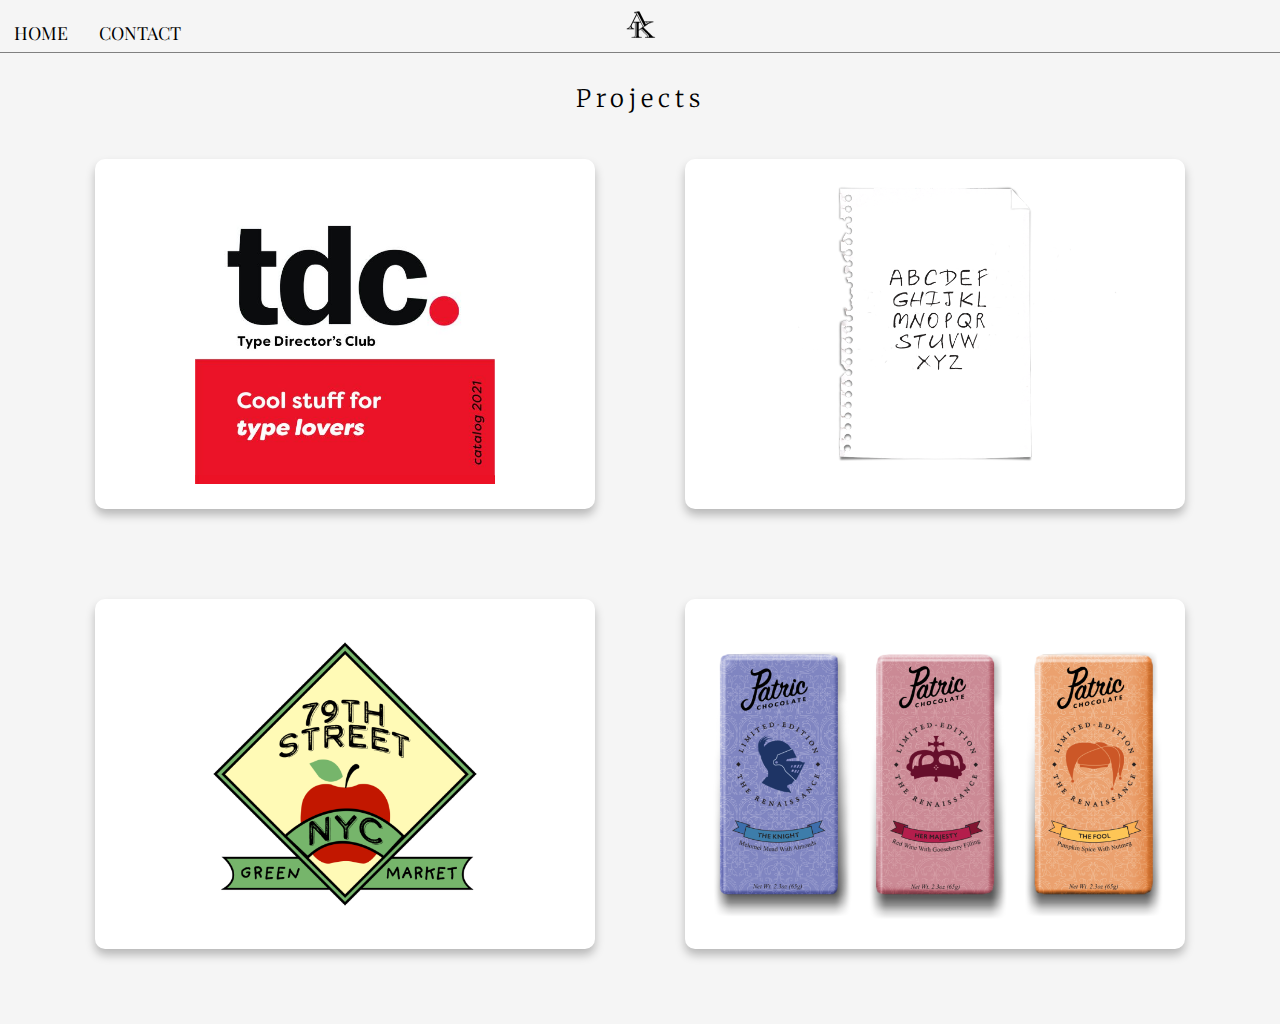
<file: index.html>
<!DOCTYPE html>
<html lang="en">
<head>
    <meta charset="UTF-8">
    <title>Your Name | Portfolio</title>
    <link rel="stylesheet" href="style.css">
</head>
<body>
<nav>
    <ul>
        <li><a class="active" href="index.html">Home</a></li>
        <li><a href="contact.html">Contact</a></li>
    </ul>
    <img id="logo" src="images/logo.png" alt="Logo">
</nav>
<div class="container">
    <h2>Projects</h2>
    <div class="cards">
        <div class="card">
            <img src="images/project1.jpg" alt="TDC Project Image">
            <div class="card-info">
                <h2 class="project1">TDC</h2>
                <p class="project1">A concept idea for a double sided 5 page fold informational brochure with images and
                    text for Type Director's Club (TDC) 2021 products alongside quotes of well-known Graphic
                    Designers.</p>
            </div>
        </div>
        <div class="card">
            <img src="images/project2.png" alt="Sans-serif Font Project Image">
            <div class="card-info">
                <h2 class="project2">Sans-serif Font</h2>
                <p class="project2">The font is a sans-serif typeface that varies with its anatomy and has a very
                    rushed, handwritten feel with rough edges and organic shapes.</p>
            </div>
        </div>
        <div class="card">
            <img src="images/project3.png" alt="Green Market Project Image">
            <div class="card-info">
                <h2 class="project3">Green Market</h2>
                <p class="project3">Logo concept designs for the Green Market located across 77th and 79th Street in New
                    York City.</p>
            </div>
        </div>
        <div class="card">
            <img src="images/project4.png" alt="Patric Chocolate Project Image">
            <div class="card-info">
                <h2 class="project4">Patric Chocolate</h2>
                <p class="project4">A concept packaging project for Patric Chocolate.</p>
            </div>
        </div>
    </div>
</div>
</body>
</html>
</file>
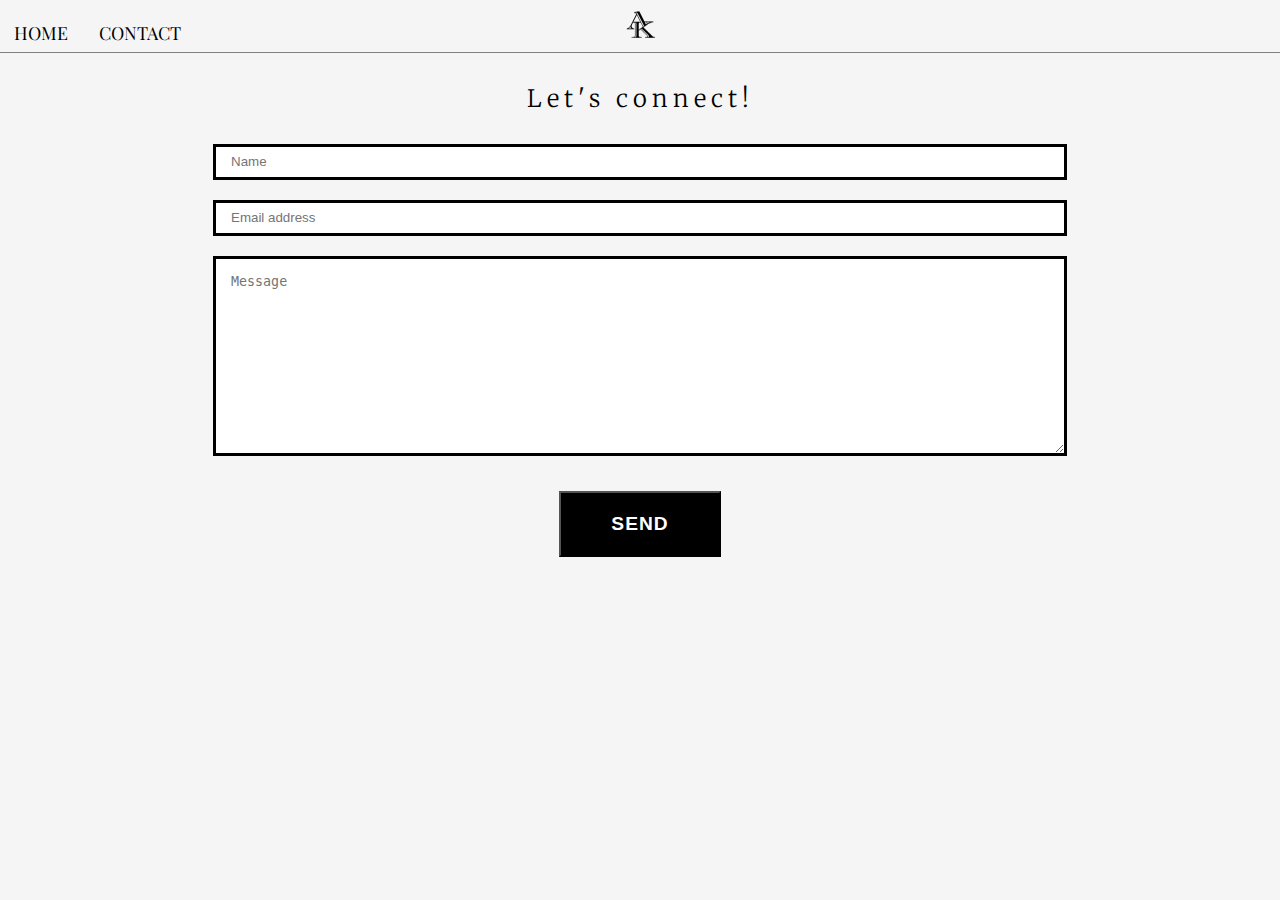
<file: contact.html>
<!DOCTYPE html>
<html lang="en">
<head>
    <meta charset="UTF-8">
    <title>Your Name | Portfolio - Contact</title>
    <link rel="stylesheet" href="style.css">
</head>
<body>
<nav>
    <ul>
        <li><a href="index.html">Home</a></li>
        <li><a class="active" href="contact.html">Contact</a></li>
    </ul>
    <img id="logo" src="images/logo.png" alt="Logo">
</nav>
<div class="container">
    <h2>Let's connect!</h2>
    <div class="contact">
        <form>
            <div>
                <label>
                    <input type="text" placeholder="Name">
                </label>
            </div>
            <div>
                <label>
                    <input type="email" placeholder="Email address">
                </label>
            </div>
            <div>
                <label>
                    <textarea name="message" placeholder="Message"></textarea>
                </label>
            </div>
            <button id="submit-btn">Send</button>
        </form>
    </div>
</div>
</body>
</html>
</file>
<file: style.css>
/* import google fonts */
@import url('https://fonts.googleapis.com/css2?family=Merriweather:wght@300&family=Playfair+Display:wght@600&display=swap');

* {
    margin: 0;
    padding: 0;
    box-sizing: border-box;
}

/* style rules for body */
body {
    font-size: 16px;
    background-color: #f5f5f5;
    font-family: 'Merriweather', serif;
}

/* style rules for container */
.container {
    padding: 30px;
}

/* style rules for logo */
#logo {
    width: 45px;
    height: 45px;
    display: block;
    margin: -40px auto auto;
    padding-bottom: 10px;
}

/* style rules for nav bar */
nav {
    border-bottom: 1px solid gray;
    padding-top: 1.5%;
}

nav ul {
    list-style-type: none;
    padding-left: 0;
}

nav li {
    display: inline-block;
}

nav li a {
    display: block;
    color: #000;
    padding: 0.1em 0.75em;
    text-decoration: none;
    text-transform: uppercase;
    font-family: 'Playfair Display', serif;
    font-size: 18px;
}

nav li a:hover {
    color: darkred;
}

/* style rules for heading */
h2 {
    font-weight: lighter;
    text-align: center;
    letter-spacing: 5px;
}

/* style rules for cards */
.cards {
    display: flex;
    flex-wrap: wrap;
    justify-content: center;
}

.card {
    background-color: white;
    margin: 45px;
    padding: 20px;
    width: 500px;
    min-height: 350px;
    display: grid;
    grid-template-rows: 20px 50px 1fr 50px;
    border-radius: 10px;
    box-shadow: 0px 6px 10px rgba(0, 0, 0, 0.25);
    position: relative;
}

.card:hover {
    box-shadow: 0px 6px 10px rgba(0, 0, 0, 0.4);
    transform: scale(1.01);
    border-radius: 20px;
}

.card img {
    width: 100%;
    height: 100%;
    object-fit: contain;
    display: block;
    position: absolute;
}

.card:nth-child(-n+2) img {
    padding: 25px;
    object-fit: scale-down;
}

.card-info {
    font-size: 1.2rem;
    height: 0;
    top: 0;
    opacity: 0;
    background-color: #000;
    transition: 0.5s ease;
    position: absolute;
    display: block;
    box-sizing: border-box;
    padding: 40px;
}

.card:hover .card-info {
    opacity: 1;
    height: 100%;
    border-radius: 20px;
}

.card-info h2 {
    letter-spacing: normal;
    text-align: left;
    padding-top: 30px;
    padding-bottom: 15px;
}

.project1 {
    background-color: #eb1328;
    -webkit-background-clip: text;
    -webkit-text-fill-color: transparent;
}

.project2 {
    background-color: lightgray;
    -webkit-background-clip: text;
    -webkit-text-fill-color: transparent;
}

.project3 {
    background-color: #fffab6;
    -webkit-background-clip: text;
    -webkit-text-fill-color: transparent;
}

.project4 {
    background-color: #7f85c0;
    -webkit-background-clip: text;
    -webkit-text-fill-color: transparent;
}

.contact {
    display: flex;
    flex-direction: column;
    text-align: center;
}

.contact form {
    margin-top: 30px;
}

.contact div {
    margin-bottom: 1.25em;
}

.contact input,
.contact textarea {
    padding: 15px;
    border: 3px solid black;
    width: 70%;
    height: 9px;
}

.contact textarea {
    height: 200px;
    resize: vertical;
    vertical-align: top;
}

.contact button {
    margin-top: 15px;
    text-transform: uppercase;
    font-size: larger;
    letter-spacing: 1px;
    padding: 20px 50px;
    background-color: black;
    color: white;
    font-weight: bold;
}

.contact button:hover {
    background-color: darkred;
}

/* mobile devices (479px and below) */
@media screen and (max-width: 479px) {
    body {
        font-size: 80%;
    }
}

/* mobile devices */
@media screen and (max-width: 640px) {

    .contact input,
    .contact textarea,
    .contact button {
        width: 90%;
    }

    .contact button {
        margin: 0 auto;
    }

    nav .active {
        background-color: black;
        color: white;
        opacity: 0.4;
    }

    nav li a {
        line-height: 2.5em;
    }

    nav li a.active:hover {
        color: red;
    }

    nav {
        padding: 0;
    }

    #logo {
        float: right;
    }

    .card {
        margin: 20px;
    }

    .card-info h2 {
        padding-top: 1px;
    }

    .card-info {
        padding: 20px;
    }

}

/* medium and large devices (641px and up) */
@media screen and (min-width: 641px) and (max-width: 1007px) {

    .contact input,
    .contact textarea {
        width: 90%;
        height: 4em;
    }

    .contact div {
        margin-bottom: 2em;
    }

    .contact textarea {
        height: 14em;
    }

    .contact button {
        padding: 30px 80px;
    }

    nav .active {
        background-color: black;
        color: white;
        opacity: 0.4;
    }

    nav li a {
        line-height: 2.5em;
    }

    nav li a.active:hover {
        color: red;
    }

    nav {
        padding: 0;
    }

    #logo {
        float: right;
    }

    .card {
        margin: 30px;
        width: 300px;
        min-height: 400px;
    }

    .card-info h2 {
        padding-top: 10px;
    }
}
</file>
